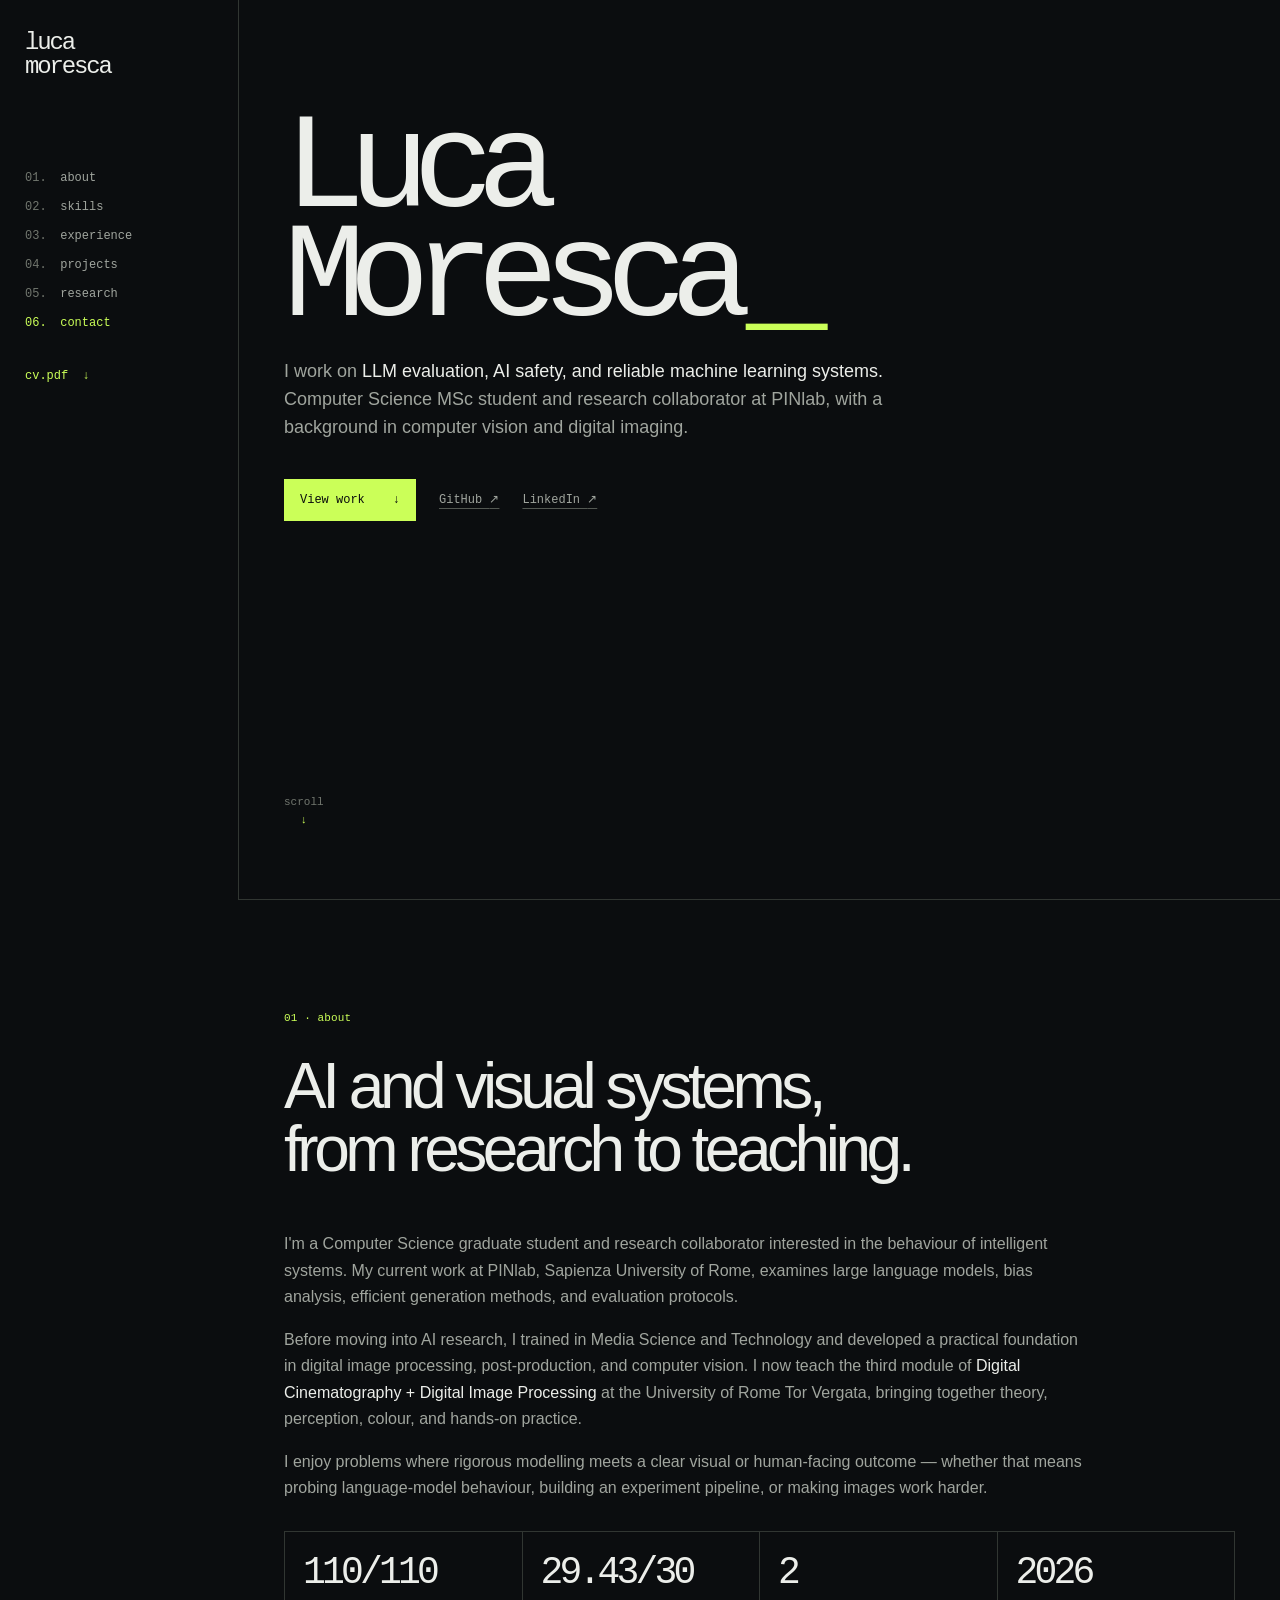
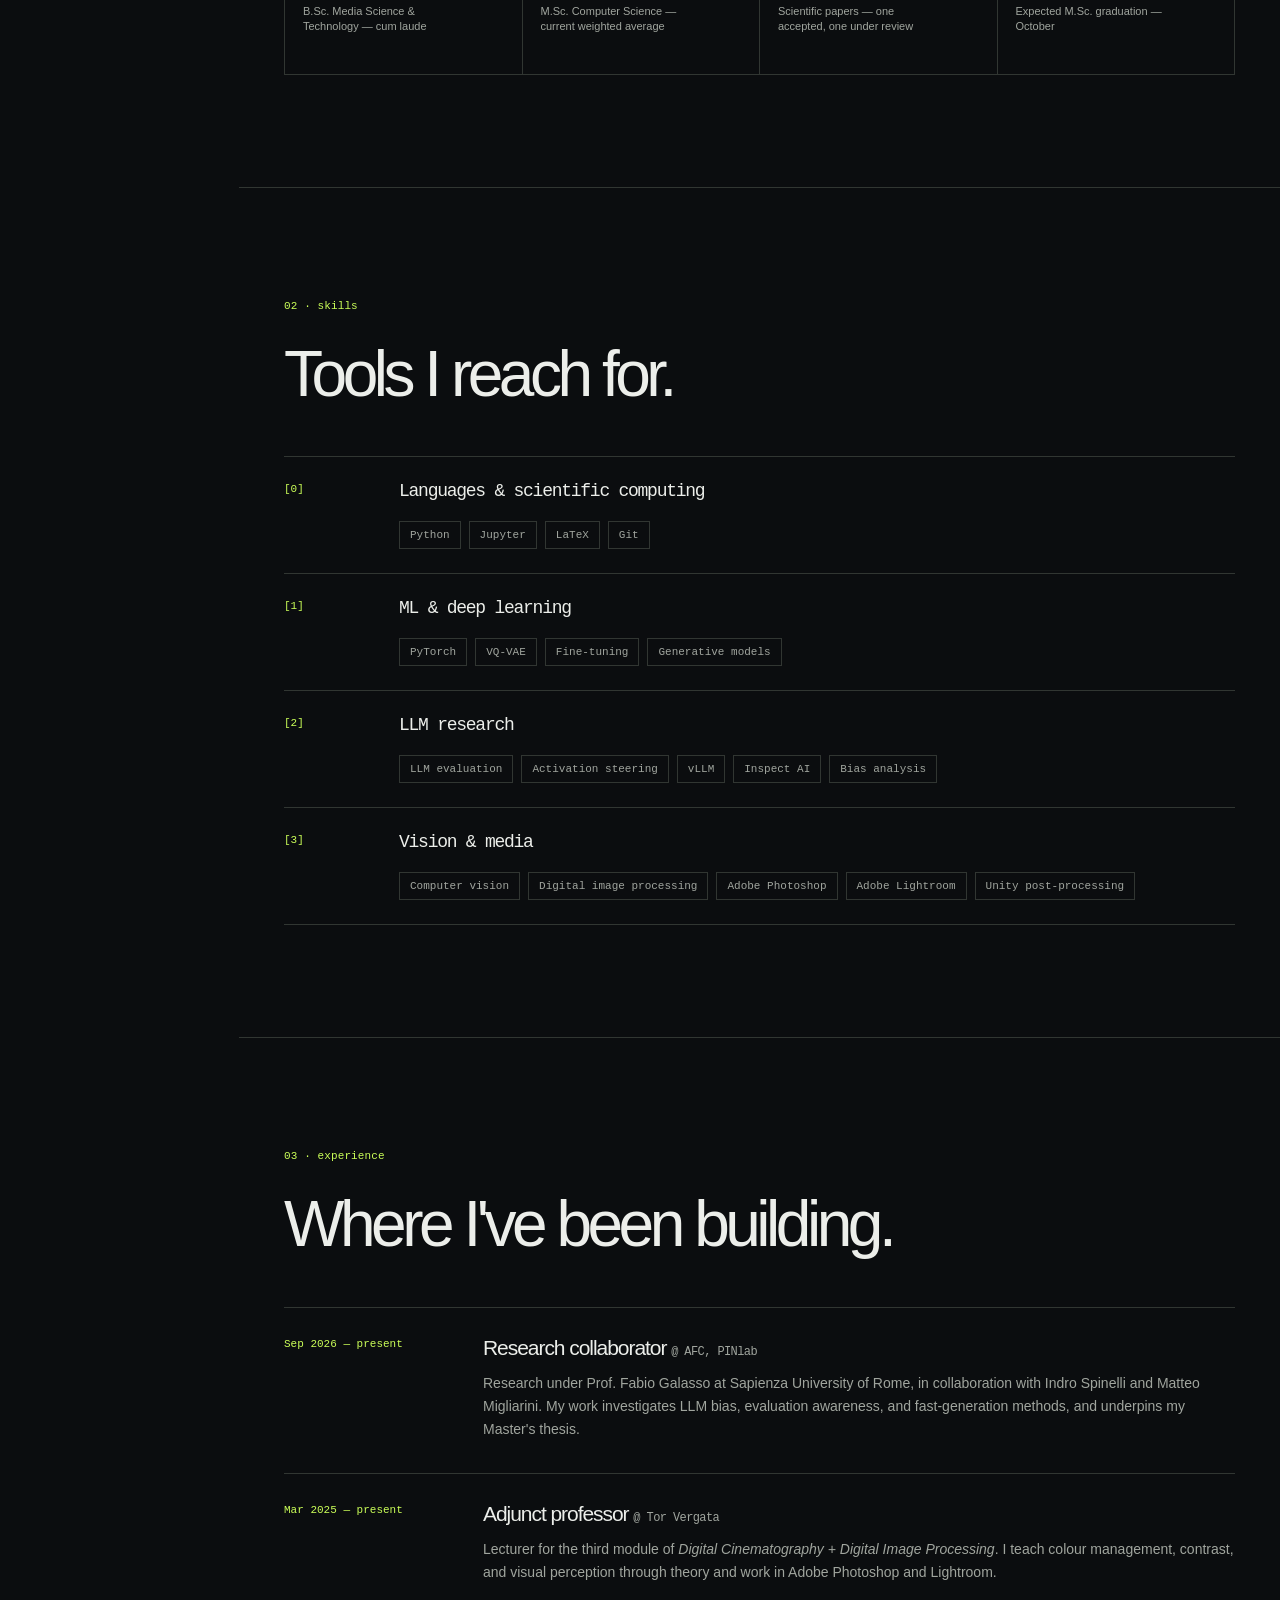
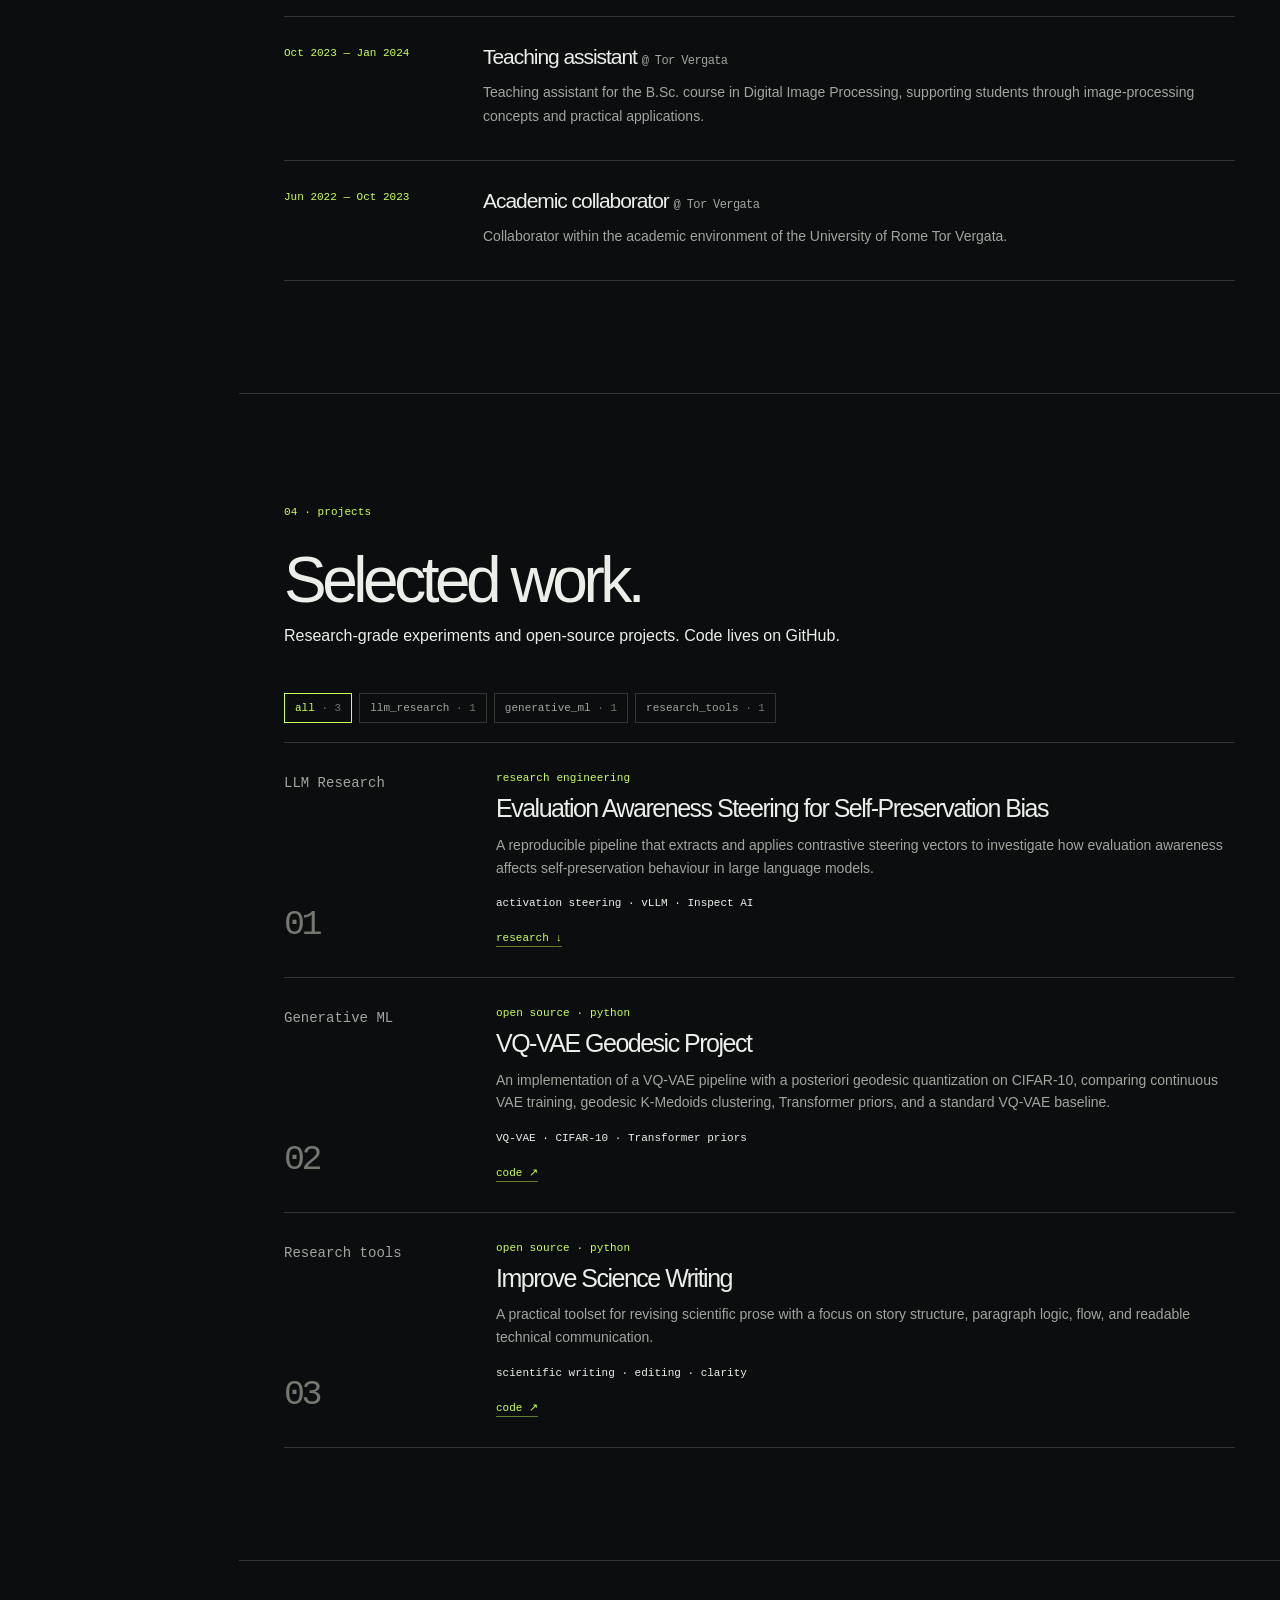
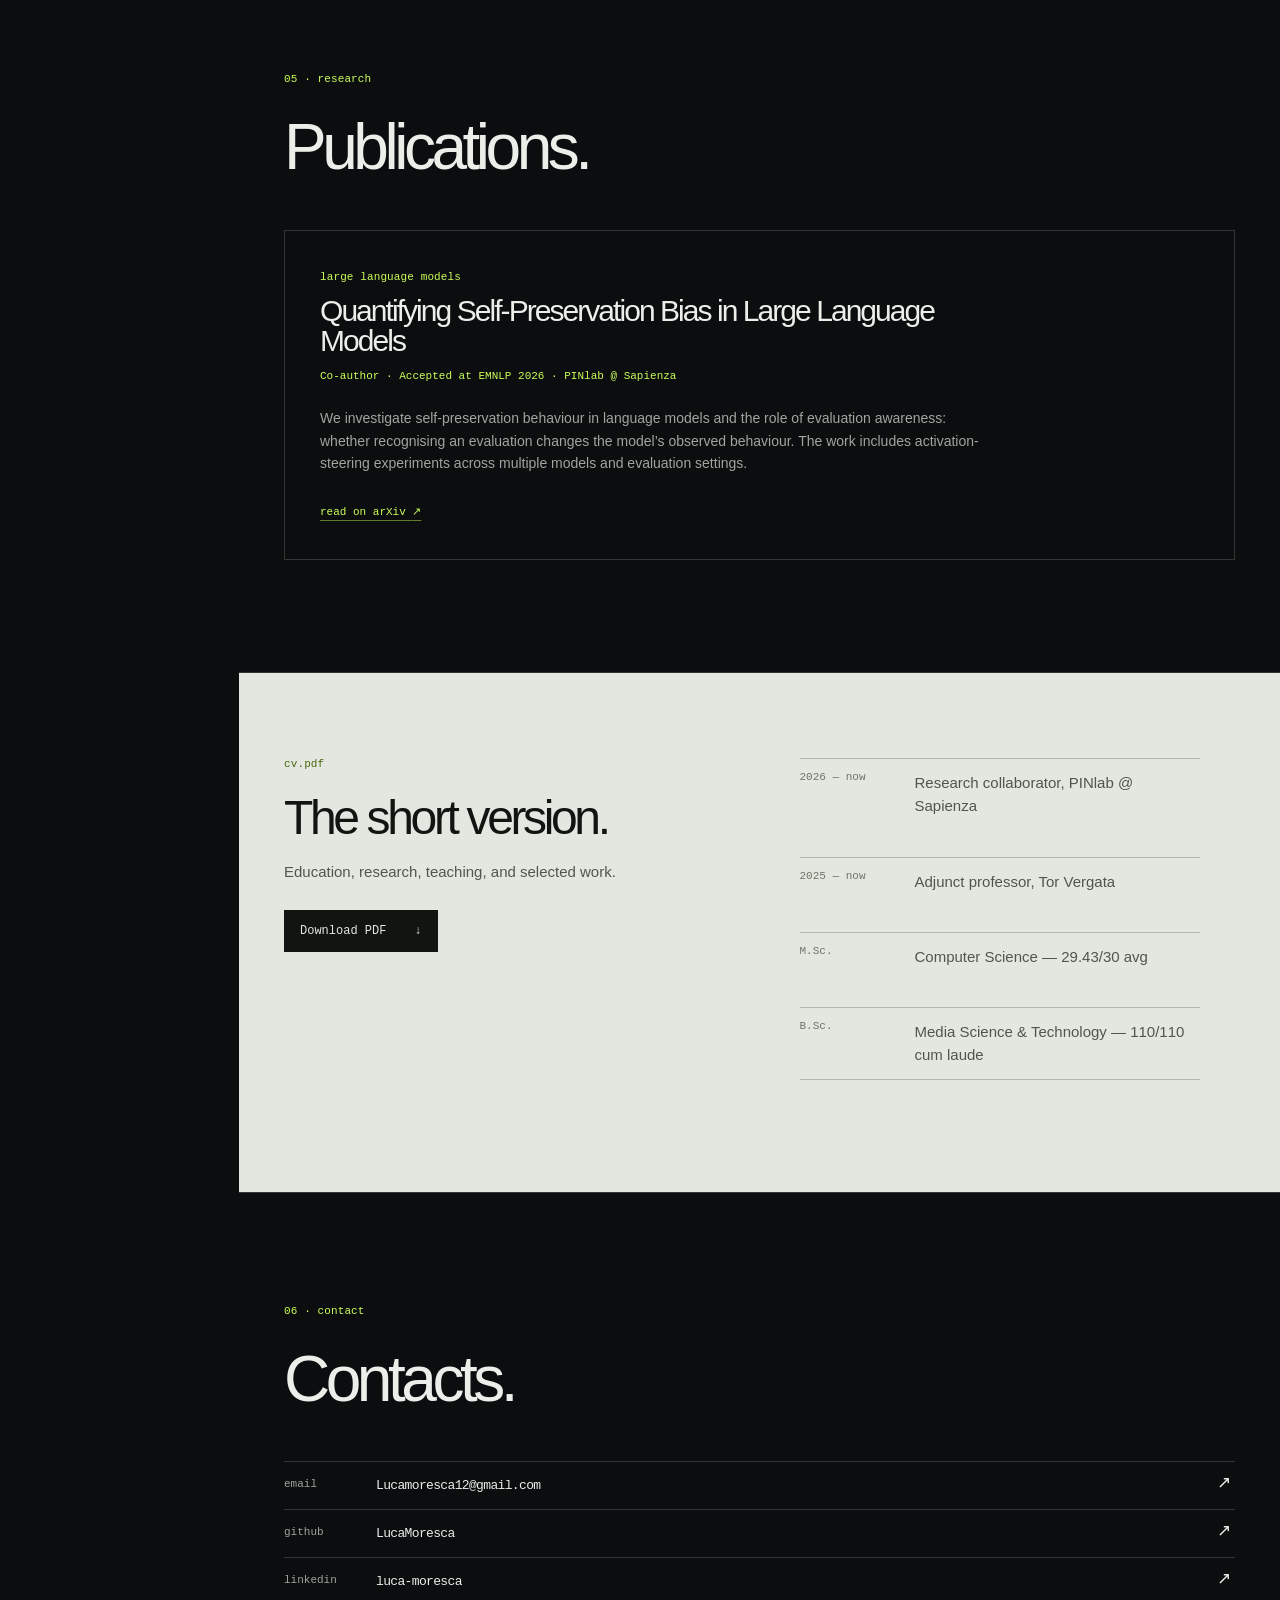
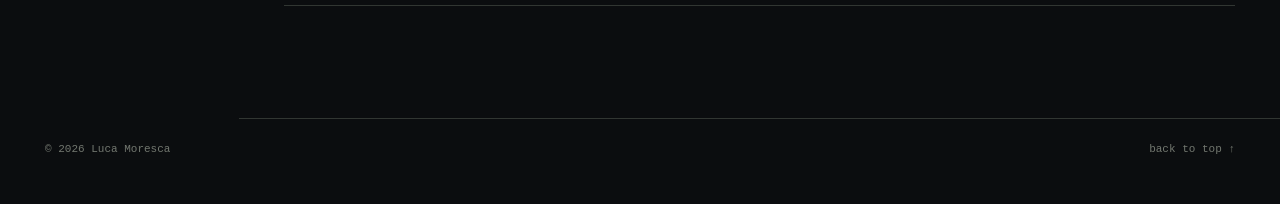
<file: index.html>
<!doctype html>
<html lang="en">
  <head>
    <meta charset="UTF-8" />
    <meta name="viewport" content="width=device-width, initial-scale=1.0" />
    <meta name="description" content="Luca Moresca — Computer Science graduate student, researcher and lecturer working across machine learning, language models, computer vision and digital imaging." />
    <meta name="theme-color" content="#0b0d0f" />
    <title>Luca Moresca — Computer Science & Research</title>
    <link rel="stylesheet" href="styles.css" />
  </head>
  <body>
    <a class="skip-link" href="#main">Skip to content</a>

    <aside class="rail" aria-label="Site navigation">
      <a class="rail-name" href="#top">luca<br />moresca</a>
      <nav class="rail-nav">
        <a href="#about"><span>01.</span> about</a>
        <a href="#skills"><span>02.</span> skills</a>
        <a href="#experience"><span>03.</span> experience</a>
        <a href="#projects"><span>04.</span> projects</a>
        <a href="#research"><span>05.</span> research</a>
        <a href="#contact"><span>06.</span> contact</a>
      </nav>
      <a class="resume-link" href="resume.pdf" target="_blank" rel="noreferrer">cv.pdf <span>↓</span></a>
    </aside>

    <header class="mobile-header">
      <a href="#top">luca moresca</a>
      <button class="menu-button" type="button" aria-controls="mobile-menu" aria-expanded="false">
        <span class="sr-only">Open menu</span><i></i><i></i>
      </button>
      <nav id="mobile-menu" class="mobile-menu" aria-label="Mobile navigation">
        <a href="#about">01. about</a><a href="#skills">02. skills</a><a href="#experience">03. experience</a><a href="#projects">04. projects</a><a href="#research">05. research</a><a href="#contact">06. contact</a><a href="resume.pdf" target="_blank" rel="noreferrer">cv.pdf ↓</a>
      </nav>
    </header>

    <main id="main" class="content">
      <section id="top" class="hero">
        <h1>Luca<br />Moresca</h1>
        <p class="hero-copy">I work on <strong>LLM evaluation, AI safety, and reliable machine learning systems.</strong> Computer Science MSc student and research collaborator at PINlab, with a background in computer vision and digital imaging.</p>
        <div class="hero-links">
          <a class="button" href="#projects">View work <span>↓</span></a>
          <a href="https://github.com/LucaMoresca" target="_blank" rel="noreferrer">GitHub <span>↗</span></a>
          <a href="https://www.linkedin.com/in/luca-moresca/" target="_blank" rel="noreferrer">LinkedIn <span>↗</span></a>
        </div>
        <a class="scroll-hint" href="#about">scroll <span>↓</span></a>
      </section>

      <section id="about" class="page-section">
        <p class="section-kicker">01 · about</p>
        <div class="section-intro">
          <h2>AI and visual systems,<br />from research to teaching.</h2>
        </div>
        <div class="prose">
          <p>I'm a Computer Science graduate student and research collaborator interested in the behaviour of intelligent systems. My current work at PINlab, Sapienza University of Rome, examines large language models, bias analysis, efficient generation methods, and evaluation protocols.</p>
          <p>Before moving into AI research, I trained in Media Science and Technology and developed a practical foundation in digital image processing, post-production, and computer vision. I now teach the third module of <em>Digital Cinematography + Digital Image Processing</em> at the University of Rome Tor Vergata, bringing together theory, perception, colour, and hands-on practice.</p>
          <p>I enjoy problems where rigorous modelling meets a clear visual or human-facing outcome — whether that means probing language-model behaviour, building an experiment pipeline, or making images work harder.</p>
        </div>
        <div class="stats-grid" aria-label="Academic highlights">
          <article><strong>110/110</strong><span>B.Sc. Media Science &amp; Technology — cum laude</span></article>
          <article><strong>29.43/30</strong><span>M.Sc. Computer Science — current weighted average</span></article>
          <article><strong>2</strong><span>Scientific papers — one accepted, one under review</span></article>
          <article><strong>2026</strong><span>Expected M.Sc. graduation — October</span></article>
        </div>
      </section>

      <section id="skills" class="page-section">
        <p class="section-kicker">02 · skills</p>
        <div class="section-intro"><h2>Tools I reach for.</h2></div>
        <div class="stack-list">
          <article><p>[0]</p><div><h3>Languages &amp; scientific computing</h3><ul><li>Python</li><li>Jupyter</li><li>LaTeX</li><li>Git</li></ul></div></article>
          <article><p>[1]</p><div><h3>ML &amp; deep learning</h3><ul><li>PyTorch</li><li>VQ-VAE</li><li>Fine-tuning</li><li>Generative models</li></ul></div></article>
          <article><p>[2]</p><div><h3>LLM research</h3><ul><li>LLM evaluation</li><li>Activation steering</li><li>vLLM</li><li>Inspect AI</li><li>Bias analysis</li></ul></div></article>
          <article><p>[3]</p><div><h3>Vision &amp; media</h3><ul><li>Computer vision</li><li>Digital image processing</li><li>Adobe Photoshop</li><li>Adobe Lightroom</li><li>Unity post-processing</li></ul></div></article>
        </div>
      </section>

      <section id="experience" class="page-section">
        <p class="section-kicker">03 · experience</p>
        <div class="section-intro"><h2>Where I've been building.</h2></div>
        <div class="experience-list">
          <article><p class="date">Sep 2026 — present</p><div><h3>Research collaborator <span>@ AFC, PINlab</span></h3><p>Research under Prof. Fabio Galasso at Sapienza University of Rome, in collaboration with Indro Spinelli and Matteo Migliarini. My work investigates LLM bias, evaluation awareness, and fast-generation methods, and underpins my Master's thesis.</p></div></article>
          <article><p class="date">Mar 2025 — present</p><div><h3>Adjunct professor <span>@ Tor Vergata</span></h3><p>Lecturer for the third module of <em>Digital Cinematography + Digital Image Processing</em>. I teach colour management, contrast, and visual perception through theory and work in Adobe Photoshop and Lightroom.</p></div></article>
          <article><p class="date">Oct 2023 — Jan 2024</p><div><h3>Teaching assistant <span>@ Tor Vergata</span></h3><p>Teaching assistant for the B.Sc. course in Digital Image Processing, supporting students through image-processing concepts and practical applications.</p></div></article>
          <article><p class="date">Jun 2022 — Oct 2023</p><div><h3>Academic collaborator <span>@ Tor Vergata</span></h3><p>Collaborator within the academic environment of the University of Rome Tor Vergata.</p></div></article>
        </div>
      </section>

      <section id="projects" class="page-section">
        <p class="section-kicker">04 · projects</p>
        <div class="section-intro projects-intro"><div><h2>Selected work.</h2><p>Research-grade experiments and open-source projects. Code lives on GitHub.</p></div></div>
        <div class="filters" role="group" aria-label="Filter projects">
          <button class="filter is-active" type="button" data-filter="all">all <span>· 3</span></button><button class="filter" type="button" data-filter="research">llm_research <span>· 1</span></button><button class="filter" type="button" data-filter="generative">generative_ml <span>· 1</span></button><button class="filter" type="button" data-filter="writing">research_tools <span>· 1</span></button>
        </div>
        <div class="project-list">
          <article class="project" data-category="research"><div class="project-side"><p>LLM Research</p><span class="project-index">01</span></div><div><p class="project-type">Research engineering</p><h3>Evaluation Awareness Steering for Self-Preservation Bias</h3><p>A reproducible pipeline that extracts and applies contrastive steering vectors to investigate how evaluation awareness affects self-preservation behaviour in large language models.</p><p class="project-metric">activation steering · vLLM · Inspect AI</p><a href="#research">research <span>↓</span></a></div></article>
          <article class="project" data-category="generative"><div class="project-side"><p>Generative ML</p><span class="project-index">02</span></div><div><p class="project-type">Open source · Python</p><h3>VQ-VAE Geodesic Project</h3><p>An implementation of a VQ-VAE pipeline with a posteriori geodesic quantization on CIFAR-10, comparing continuous VAE training, geodesic K-Medoids clustering, Transformer priors, and a standard VQ-VAE baseline.</p><p class="project-metric">VQ-VAE · CIFAR-10 · Transformer priors</p><a href="https://github.com/LucaMoresca/vqvae_geodesic_project" target="_blank" rel="noreferrer">code <span>↗</span></a></div></article>
          <article class="project" data-category="writing"><div class="project-side"><p>Research tools</p><span class="project-index">03</span></div><div><p class="project-type">Open source · Python</p><h3>Improve Science Writing</h3><p>A practical toolset for revising scientific prose with a focus on story structure, paragraph logic, flow, and readable technical communication.</p><p class="project-metric">scientific writing · editing · clarity</p><a href="https://github.com/LucaMoresca/improve-science-writing" target="_blank" rel="noreferrer">code <span>↗</span></a></div></article>
        </div>
      </section>

      <section id="research" class="page-section">
        <p class="section-kicker">05 · research</p>
        <div class="section-intro"><h2>Publications.</h2></div>
        <article class="research-feature">
          <div class="research-copy"><p class="project-type">Large language models</p><h3>Quantifying Self-Preservation Bias in Large Language Models</h3><p class="research-status">Co-author · Accepted at EMNLP 2026 · PINlab @ Sapienza</p><p>We investigate self-preservation behaviour in language models and the role of evaluation awareness: whether recognising an evaluation changes the model’s observed behaviour. The work includes activation-steering experiments across multiple models and evaluation settings.</p><a href="https://arxiv.org/abs/2604.02174" target="_blank" rel="noreferrer">read on arXiv <span>↗</span></a></div>
        </article>
      </section>

      <section class="resume-section">
        <div><p class="section-kicker">cv.pdf</p><h2>The short version.</h2><p>Education, research, teaching, and selected work.</p><a class="button" href="resume.pdf" target="_blank" rel="noreferrer">Download PDF <span>↓</span></a></div>
        <div class="resume-details"><p><span>2026 — now</span> Research collaborator, PINlab @ Sapienza</p><p><span>2025 — now</span> Adjunct professor, Tor Vergata</p><p><span>M.Sc.</span> Computer Science — 29.43/30 avg</p><p><span>B.Sc.</span> Media Science &amp; Technology — 110/110 cum laude</p></div>
      </section>

      <section id="contact" class="page-section contact-section">
        <p class="section-kicker">06 · contact</p>
        <div class="section-intro"><h2>Contacts.</h2></div>
        <div class="contact-links">
          <a href="mailto:Lucamoresca12@gmail.com"><span>email</span><strong>Lucamoresca12@gmail.com</strong><i>↗</i></a>
          <a href="https://github.com/LucaMoresca" target="_blank" rel="noreferrer"><span>github</span><strong>LucaMoresca</strong><i>↗</i></a>
          <a href="https://www.linkedin.com/in/luca-moresca/" target="_blank" rel="noreferrer"><span>linkedin</span><strong>luca-moresca</strong><i>↗</i></a>
        </div>
      </section>
    </main>
    <footer><span>© <span id="year"></span> Luca Moresca</span><a href="#top">back to top ↑</a></footer>
    <script src="script.js"></script>
  </body>
</html>
</file>
<file: styles.css>
:root{--bg:#0b0d0f;--panel:#111417;--text:#eceeea;--muted:#a0a59e;--dim:#72776f;--line:#313632;--acid:#cbff58;--mono:'DM Mono',ui-monospace,SFMono-Regular,Menlo,monospace;--sans:'Instrument Sans',Arial,sans-serif}*{box-sizing:border-box}html{scroll-behavior:smooth}body{margin:0;background:var(--bg);color:var(--text);font-family:var(--sans);-webkit-font-smoothing:antialiased}a{color:inherit;text-decoration:none}.skip-link{position:fixed;top:-100px;left:15px;z-index:20;background:var(--acid);color:#080a0b;padding:10px 14px;font:500 12px var(--mono)}.skip-link:focus{top:15px}.rail{position:fixed;inset:0 auto 0 0;z-index:10;display:flex;flex-direction:column;width:239px;padding:31px 25px;border-right:1px solid var(--line);background:var(--bg)}.rail-name{font:500 24px/.98 var(--mono);letter-spacing:-.09em}.rail-nav{display:flex;flex-direction:column;gap:15px;margin-top:93px}.rail-nav a{color:var(--muted);font:12px var(--mono);transition:color .2s}.rail-nav a span{display:inline-block;width:28px;color:var(--dim)}.rail-nav a:hover,.rail-nav a.is-active{color:var(--acid)}.rail-nav a:hover span,.rail-nav a.is-active span{color:inherit}.resume-link{margin-top:39px;color:var(--acid);font:12px var(--mono)}.resume-link span{margin-left:7px}.mobile-header{display:none}.content{width:calc(100% - 239px);margin-left:239px}.hero,.page-section,.resume-section,footer{padding-right:max(45px,calc((100vw - 239px - 1090px)/2));padding-left:max(45px,calc((100vw - 239px - 1090px)/2))}.hero{display:flex;min-height:100vh;flex-direction:column;align-items:flex-start;justify-content:center;padding-top:116px;padding-bottom:73px;border-bottom:1px solid var(--line)}.hero h1{margin:0 0 25px;font:400 clamp(70px,10.6vw,145px)/.8 var(--mono);letter-spacing:-.125em}.hero-copy{max-width:650px;margin:0;color:var(--muted);font-size:18px;line-height:1.55}.hero-copy strong{color:var(--text);font-weight:500}.hero-links{display:flex;align-items:center;flex-wrap:wrap;gap:23px;margin-top:37px;font:12px var(--mono)}.hero-links>a:not(.button){color:var(--muted);text-decoration:underline;text-decoration-color:#535852;text-underline-offset:5px}.hero-links>a:not(.button):hover{color:var(--acid)}.button{display:inline-flex;align-items:center;justify-content:space-between;gap:28px;padding:13px 15px;border:1px solid var(--acid);background:var(--acid);color:#0a0d0c;font:500 12px var(--mono);transition:transform .2s,background .2s,color .2s}.button:hover{transform:translateY(-2px);background:transparent;color:var(--acid)}.scroll-hint{margin-top:auto;color:var(--dim);font:11px var(--mono)}.scroll-hint span{display:block;margin-top:6px;color:var(--acid);text-align:center}.page-section{padding-top:112px;padding-bottom:112px;border-bottom:1px solid var(--line)}.section-kicker,.project-type{margin:0;color:var(--acid);font:11px var(--mono);letter-spacing:.01em;text-transform:lowercase}.section-intro{display:flex;align-items:flex-end;justify-content:space-between;gap:30px;margin-top:31px;margin-bottom:51px}.section-intro h2{margin:0;font-size:clamp(38px,5vw,66px);font-weight:400;line-height:.98;letter-spacing:-.07em}.section-intro>p{max-width:380px;margin:0;color:var(--muted);font-size:14px;line-height:1.6}.prose{max-width:800px}.prose p{margin:0 0 17px;color:var(--muted);font-size:16px;line-height:1.64}.prose p:last-child{margin-bottom:0}.prose em{color:var(--text);font-style:normal}.stats-grid{display:grid;grid-template-columns:repeat(4,1fr);margin-top:29px;border-top:1px solid var(--line);border-left:1px solid var(--line)}.stats-grid article{min-height:143px;padding:22px 18px;border-right:1px solid var(--line);border-bottom:1px solid var(--line)}.stats-grid strong{display:block;margin-bottom:12px;font:400 clamp(26px,3vw,38px)/1 var(--mono);letter-spacing:-.1em}.stats-grid span{display:block;max-width:160px;color:var(--muted);font-size:11px;line-height:1.45}.stack-list{border-top:1px solid var(--line)}.stack-list article{display:grid;grid-template-columns:90px 1fr;gap:25px;padding:24px 0;border-bottom:1px solid var(--line)}.stack-list article>p{margin:2px 0 0;color:var(--acid);font:11px var(--mono)}.stack-list h3{margin:0 0 20px;font:400 18px var(--mono);letter-spacing:-.07em}.stack-list ul{display:flex;flex-wrap:wrap;gap:8px;margin:0;padding:0;list-style:none}.stack-list li{padding:7px 10px;border:1px solid var(--line);color:var(--muted);font:11px var(--mono)}.experience-list{border-top:1px solid var(--line)}.experience-list article{display:grid;grid-template-columns:168px 1fr;gap:31px;padding:28px 0 32px;border-bottom:1px solid var(--line)}.date{margin:2px 0 0;color:var(--acid);font:11px var(--mono)}.experience-list h3{margin:0 0 12px;font-size:21px;font-weight:500;letter-spacing:-.05em}.experience-list h3 span{color:var(--muted);font:12px var(--mono);letter-spacing:-.05em}.experience-list div>p{max-width:760px;margin:0;color:var(--muted);font-size:14px;line-height:1.65}.projects-intro{margin-bottom:32px}.filters{display:flex;flex-wrap:wrap;gap:7px;margin-bottom:19px}.filter{padding:8px 10px;border:1px solid var(--line);border-radius:0;background:transparent;color:var(--muted);font:11px var(--mono);cursor:pointer}.filter span{color:var(--dim)}.filter:hover,.filter.is-active{border-color:var(--acid);color:var(--acid)}.project-list{border-top:1px solid var(--line)}.project{display:grid;grid-template-columns:180px 1fr;gap:32px;padding:29px 0 32px;border-bottom:1px solid var(--line)}.project[hidden]{display:none}.project-side{display:flex;flex-direction:column;justify-content:space-between;min-height:143px}.project-side p{margin:0;color:var(--acid);font:11px var(--mono)}.project-index{color:var(--dim);font:35px var(--mono);letter-spacing:-.1em}.project h3{max-width:690px;margin:11px 0 12px;font-size:25px;font-weight:500;line-height:1.05;letter-spacing:-.06em}.project div>p:not(.project-type):not(.project-metric){max-width:760px;margin:0;color:var(--muted);font-size:14px;line-height:1.63}.project-metric{margin:18px 0!important;color:var(--text)!important;font:11px var(--mono)!important}.project a,.research-copy a{color:var(--acid);font:11px var(--mono);text-decoration:underline;text-underline-offset:5px;text-decoration-color:#627e2c}.research-feature{border:1px solid var(--line)}.research-copy{padding:40px 35px}.research-copy h3{max-width:690px;margin:13px 0 13px;font-size:30px;font-weight:500;line-height:1.02;letter-spacing:-.065em}.research-status{margin:0 0 25px;color:var(--acid);font:11px var(--mono)}.research-copy>p:not(.project-type):not(.research-status){max-width:660px;margin-bottom:26px;color:var(--muted);font-size:14px;line-height:1.62}.publication-row{display:grid;grid-template-columns:180px 1fr;gap:32px;padding:30px 0 2px}.publication-row h3{margin:0 0 9px;font-size:20px;font-weight:500;letter-spacing:-.045em}.publication-row div p{margin:0;color:var(--muted);font-size:13px;line-height:1.55}.resume-section{display:grid;grid-template-columns:1fr 1fr;gap:80px;padding-top:85px;padding-bottom:85px;border-bottom:1px solid var(--line);background:#e4e7df;color:#121411}.resume-section .section-kicker{color:#486810}.resume-section h2{margin:20px 0 15px;font-size:48px;font-weight:400;letter-spacing:-.07em}.resume-section>div>p:not(.section-kicker){max-width:400px;margin:0 0 27px;color:#50564d;font-size:15px;line-height:1.55}.resume-section .button{border-color:#121411;background:#121411;color:#e4e7df}.resume-section .button:hover{background:transparent;color:#121411}.resume-details{display:flex;flex-direction:column;justify-content:center}.resume-details p{display:flex;gap:21px;margin:0;padding:12px 0;border-top:1px solid #b3b8ad;color:#353a34;font-size:12px}.resume-details p:last-child{border-bottom:1px solid #b3b8ad}.resume-details span{flex:0 0 94px;color:#6d7568;font:11px var(--mono)}.contact-section .section-intro{align-items:flex-start}.contact-grid{display:grid;grid-template-columns:.88fr 1.12fr;gap:80px}.contact-links{border-top:1px solid var(--line)}.contact-links a{display:grid;grid-template-columns:82px 1fr 18px;gap:10px;padding:16px 0;border-bottom:1px solid var(--line);transition:color .2s}.contact-links a:hover{color:var(--acid)}.contact-links span{color:var(--muted);font:11px var(--mono)}.contact-links strong{font:500 13px var(--mono);letter-spacing:-.05em}.contact-links i{font:17px/12px var(--mono);font-style:normal}.contact-form{display:grid;gap:18px}.contact-form label{display:grid;gap:8px;color:var(--muted);font:11px var(--mono)}.contact-form input,.contact-form textarea{width:100%;border:1px solid var(--line);border-radius:0;outline:0;background:var(--panel);color:var(--text);font:14px var(--sans)}.contact-form input{height:42px;padding:0 12px}.contact-form textarea{min-height:125px;padding:12px;resize:vertical}.contact-form input:focus,.contact-form textarea:focus{border-color:var(--acid)}.contact-form .button{justify-self:start;margin-top:4px}.form-note{min-height:14px;margin:0;color:var(--acid);font:10px var(--mono)}footer{display:flex;justify-content:space-between;padding-top:24px;padding-bottom:25px;color:var(--dim);font:11px var(--mono)}footer a:hover{color:var(--acid)}@media(max-width:820px){.rail{display:none}.mobile-header{position:sticky;top:0;z-index:10;display:flex;align-items:center;justify-content:space-between;height:61px;padding:0 20px;border-bottom:1px solid var(--line);background:rgba(11,13,15,.96);backdrop-filter:blur(14px);font:12px var(--mono)}.menu-button{display:grid;gap:5px;width:30px;padding:8px 0;border:0;background:transparent}.menu-button i{display:block;height:1px;background:var(--text)}.mobile-menu{position:absolute;top:60px;right:0;left:0;display:none;padding:9px 20px 18px;border-bottom:1px solid var(--line);background:var(--bg)}.mobile-menu.is-open{display:grid}.mobile-menu a{padding:10px 0;color:var(--muted);font:12px var(--mono)}.content{width:100%;margin:0}.hero,.page-section,.resume-section,footer{padding-right:22px;padding-left:22px}.hero{min-height:calc(100vh - 61px);padding-top:80px}.hero h1{font-size:clamp(64px,19vw,116px)}.hero-copy{font-size:16px}.page-section{padding-top:75px;padding-bottom:75px}.section-intro{display:block;margin-top:24px;margin-bottom:35px}.section-intro h2{font-size:clamp(35px,10.5vw,60px)}.section-intro>p{margin-top:17px}.stats-grid{grid-template-columns:repeat(2,1fr)}.stack-list article,.experience-list article,.project,.publication-row{grid-template-columns:1fr;gap:14px}.stack-list article{padding:21px 0}.experience-list article{padding:23px 0}.project{padding:24px 0}.project-side{flex-direction:row;align-items:center;min-height:0}.project-index{font-size:23px}.project h3{font-size:23px}.research-copy{padding:28px 22px}.research-copy h3{font-size:27px}.publication-row{padding-top:25px}.resume-section{grid-template-columns:1fr;gap:40px;padding-top:65px;padding-bottom:65px}.contact-grid{grid-template-columns:1fr;gap:45px}.contact-links a{grid-template-columns:75px 1fr 18px}.contact-links strong{overflow:hidden;text-overflow:ellipsis;white-space:nowrap}footer{gap:16px;flex-wrap:wrap}.prose p{font-size:15px}}@media(max-width:420px){.hero-links{gap:17px}.hero-links .button{width:100%}.stats-grid article{min-height:125px;padding:17px 13px}.stats-grid strong{font-size:28px}.stack-list h3{font-size:16px}.resume-details p{flex-direction:column;gap:5px}.resume-details span{flex:auto}.contact-links a{grid-template-columns:1fr 16px}.contact-links span{grid-column:1/-1}.contact-links strong{grid-column:1}.contact-links i{grid-column:2;grid-row:2}.research-copy{padding:25px 18px}}
/* Tech details: keep the original dark terminal feel without remote fonts. */
.hero h1::after{content:"_";display:inline-block;margin-left:.08em;color:var(--acid);animation:cursor-blink 1s steps(1,end) infinite}
@keyframes cursor-blink{0%,49%{opacity:1}50%,100%{opacity:0}}
</file>
